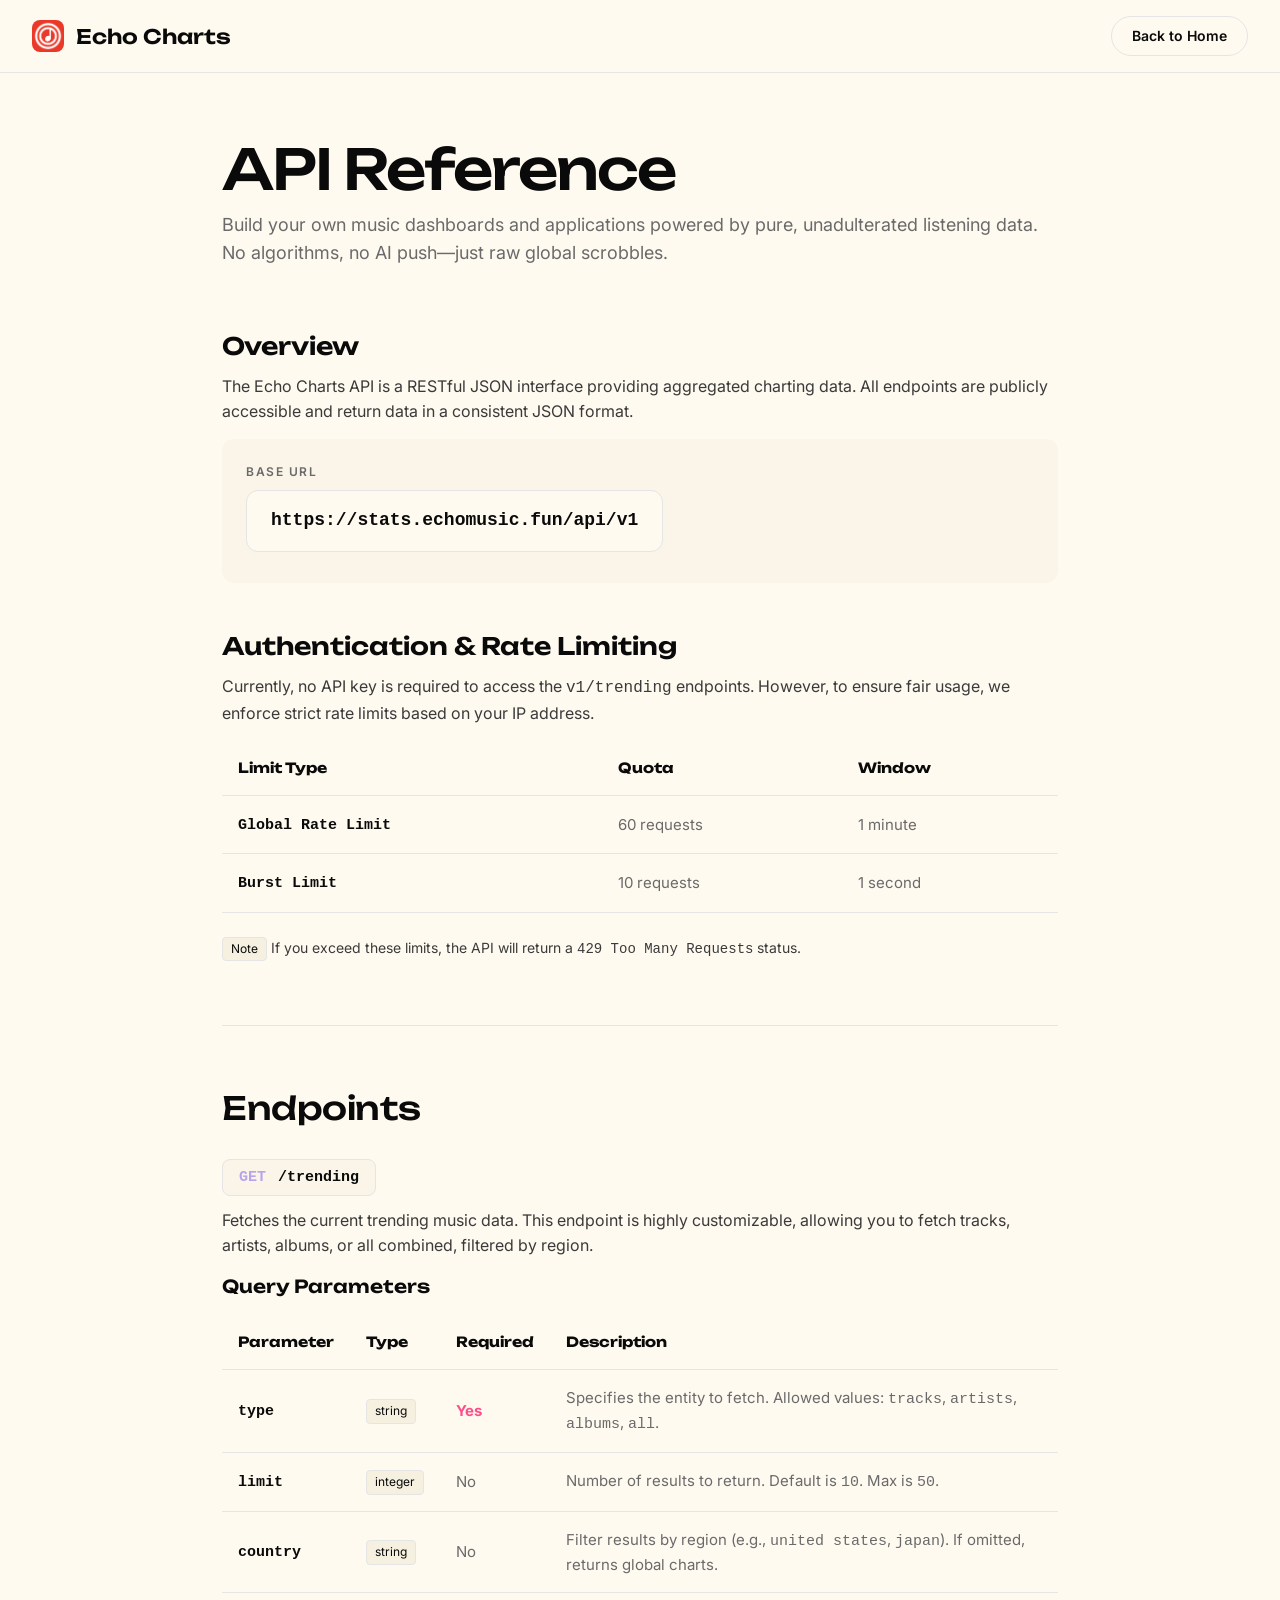
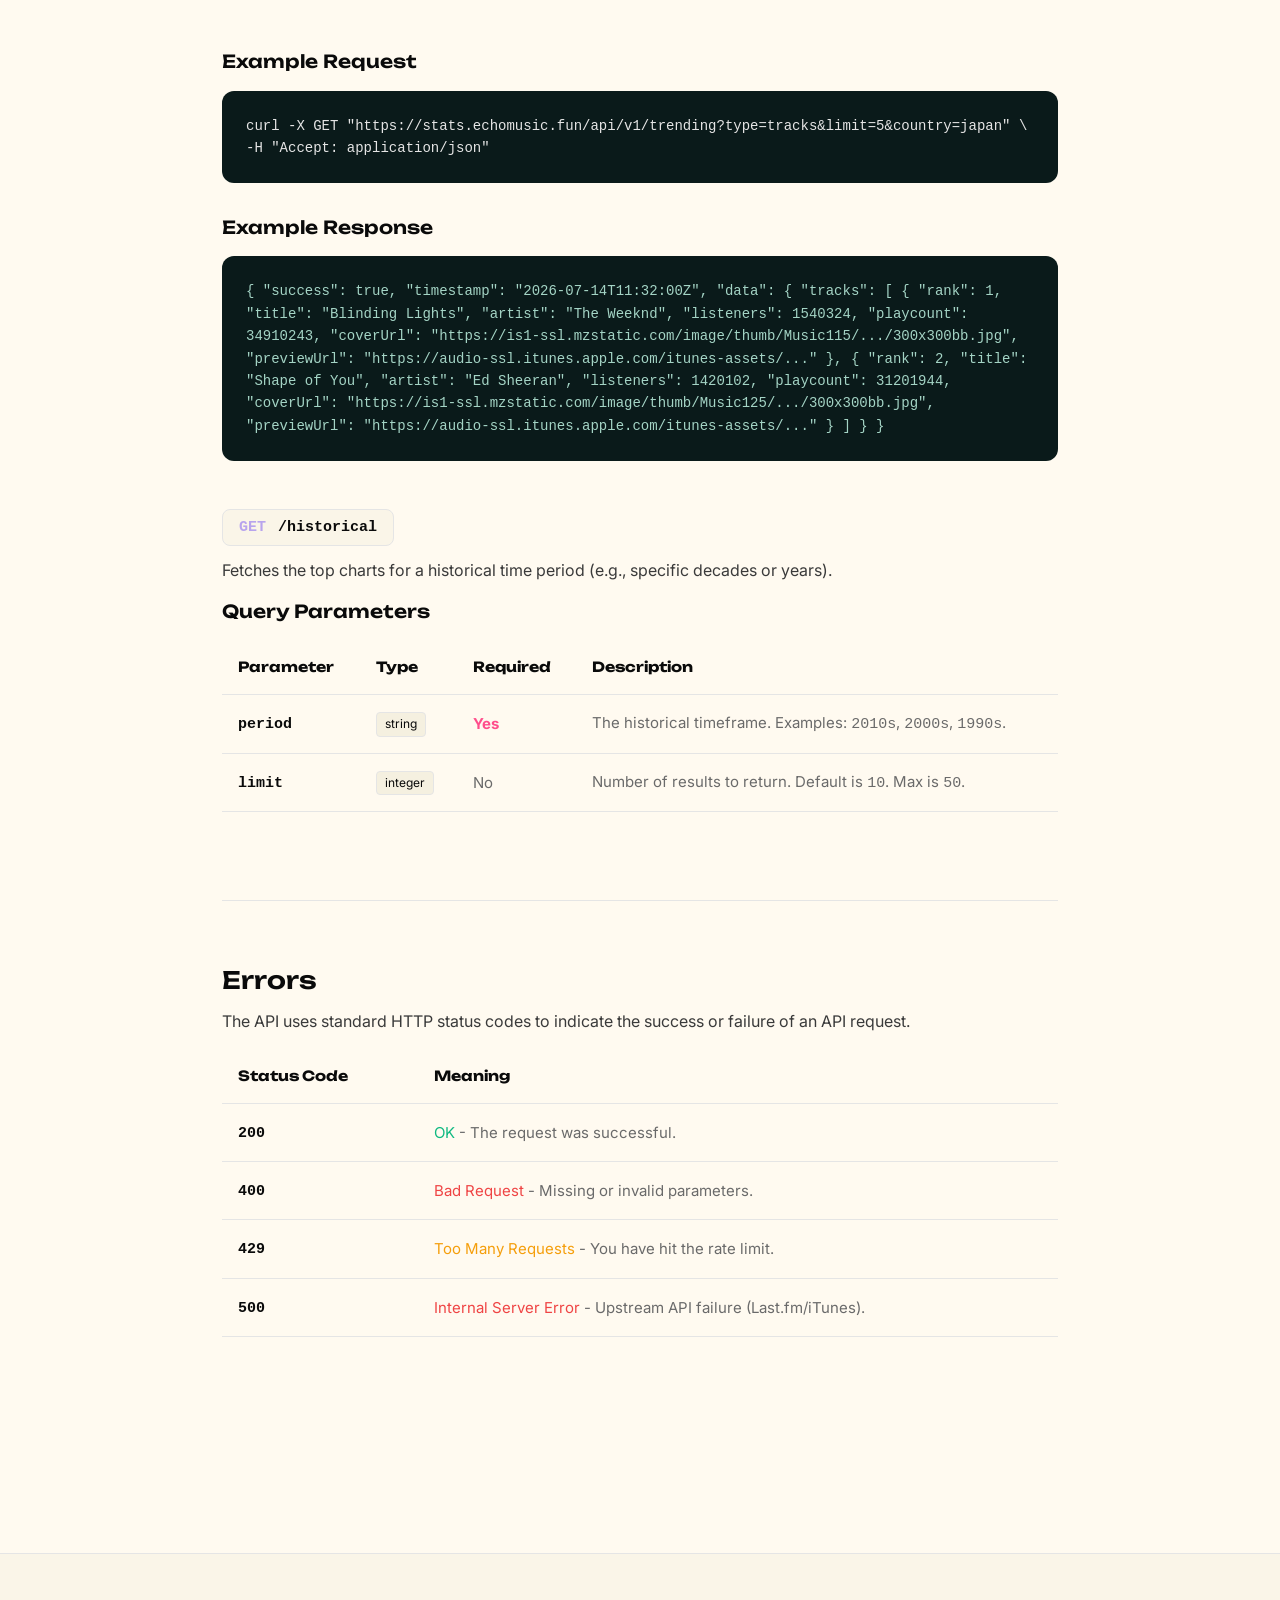
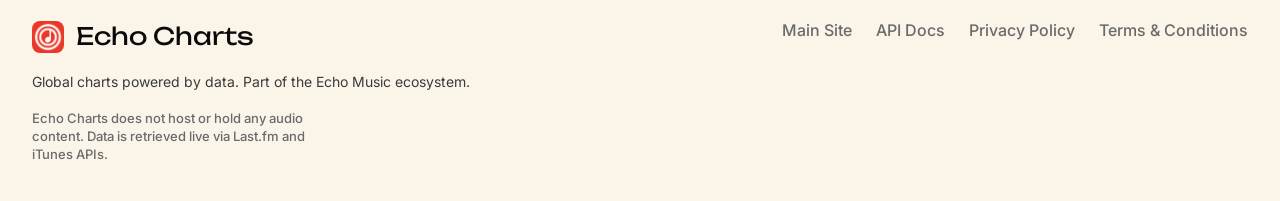
<file: docs.html>
<!DOCTYPE html>
<html lang="en">
<head>
  <meta charset="UTF-8">
  <meta name="viewport" content="width=device-width, initial-scale=1.0">
  <meta name="description" content="Echo Charts API Documentation. Learn how to fetch global trending music data, top artists, and historical charts.">
  <meta name="keywords" content="music API, echo charts API, developer docs, last.fm api wrapper, trending music endpoints">
  <meta name="author" content="Echo Music">
  <link rel="canonical" href="https://stats.echomusic.fun/docs.html">
  <meta property="og:type" content="website">
  <meta property="og:url" content="https://stats.echomusic.fun/docs.html">
  <meta property="og:title" content="API Docs - Echo Charts">
  <meta property="og:description" content="Echo Charts API Documentation. Learn how to fetch global trending music data, top artists, and historical charts.">
  <meta property="og:image" content="https://stats.echomusic.fun/assets/graph.png">
  <meta property="twitter:card" content="summary_large_image">
  <meta property="twitter:url" content="https://stats.echomusic.fun/docs.html">
  <meta property="twitter:title" content="API Docs - Echo Charts">
  <meta property="twitter:description" content="Echo Charts API Documentation. Learn how to fetch global trending music data, top artists, and historical charts.">
  <meta property="twitter:image" content="https://stats.echomusic.fun/assets/graph.png">
  <title>API Docs - Echo Charts</title>
  <link rel="preconnect" href="https://fonts.googleapis.com">
  <link rel="preconnect" href="https://fonts.gstatic.com" crossorigin>
  <link href="https://fonts.googleapis.com/css2?family=Inter:wght@400;500;600&family=Unbounded:wght@400;500;700&display=swap" rel="stylesheet">
  <link rel="icon" href="./assets/icon.png">
  <link rel="stylesheet" href="style.css">
  <style>
    .docs-container {
      padding-top: 140px;
      padding-bottom: 80px;
      max-width: 900px;
    }
    .docs-section {
      margin-bottom: var(--space-xxl);
    }
    .code-block {
      background: var(--surface-dark);
      color: #e5e5e5;
      padding: var(--space-lg);
      border-radius: var(--radius-md);
      font-family: monospace;
      font-size: 14px;
      overflow-x: auto;
      margin: var(--space-md) 0;
      line-height: 1.6;
    }
    .endpoint-badge {
      display: inline-block;
      background: var(--surface-soft);
      border: 1px solid var(--hairline);
      padding: 6px 16px;
      border-radius: var(--radius-sm);
      font-weight: 600;
      font-family: monospace;
      font-size: 15px;
      color: var(--ink);
      margin-bottom: var(--space-sm);
    }
    .method-get {
      color: var(--accent-violet);
      font-weight: bold;
      margin-right: 12px;
    }
    table {
      width: 100%;
      border-collapse: collapse;
      margin-top: var(--space-md);
      margin-bottom: var(--space-lg);
      background: var(--canvas);
    }
    th, td {
      padding: 16px;
      text-align: left;
      border-bottom: 1px solid var(--hairline);
    }
    th {
      font-family: 'Unbounded', sans-serif;
      font-size: 14px;
      color: var(--ink);
    }
    td {
      font-size: 15px;
      color: var(--muted);
    }
    td strong {
      color: var(--ink);
      font-family: monospace;
    }
    .pill {
      display: inline-block;
      background: var(--surface-card);
      padding: 2px 8px;
      border-radius: 4px;
      font-size: 12px;
      color: var(--ink);
      border: 1px solid var(--hairline);
    }
  </style>

<!-- Google tag (gtag.js) -->
<script async src="https://www.googletagmanager.com/gtag/js?id=G-12BVLXMW2K"></script>
<script>
  window.dataLayer = window.dataLayer || [];
  function gtag(){dataLayer.push(arguments);}
  gtag('js', new Date());

  gtag('config', 'G-12BVLXMW2K');
</script>
</head>
<body>
  <nav id="navbar" class="visible" style="transform: translateY(0); border-bottom: 1px solid var(--hairline);">
    <div class="container nav-inner">
      <a href="index.html" class="nav-logo display-font">
        <img src="./assets/icon.png" alt="Echo Charts" style="width: 32px; height: 32px; border-radius: 8px;">
        Echo Charts
      </a>
      <div class="nav-links">
        <a href="index.html" class="btn btn-secondary ripple" style="height: 40px; padding: 0 20px;">Back to Home</a>
      </div>
    </div>
  </nav>
  <main class="container docs-container reveal active">
    <div style="margin-bottom: 64px;">
      <h1 class="display-lg" style="margin-bottom: var(--space-sm);">API Reference</h1>
      <p class="body-md" style="color: var(--muted); font-size: 18px;">Build your own music dashboards and applications powered by pure, unadulterated listening data. No algorithms, no AI push—just raw global scrobbles.</p>
    </div>
    <section class="docs-section">
      <h2 class="title-lg" style="margin-bottom: var(--space-sm);">Overview</h2>
      <p class="body-md">The Echo Charts API is a RESTful JSON interface providing aggregated charting data. All endpoints are publicly accessible and return data in a consistent JSON format.</p>
      <div style="background: var(--surface-soft); padding: var(--space-lg); border-radius: var(--radius-md); margin-top: var(--space-md);">
        <p class="caption-uppercase" style="color: var(--muted); margin-bottom: 8px;">Base URL</p>
        <div style="background-color: var(--canvas); border: 1px solid var(--hairline); padding: 16px 24px; border-radius: var(--radius-md); display: inline-block; max-width: 100%; overflow-x: auto; white-space: nowrap;">
          <code style="font-size: 18px; font-weight: 600; color: var(--ink);">https://stats.echomusic.fun/api/v1</code>
        </div>
      </div>
    </section>
    <section class="docs-section">
      <h2 class="title-lg" style="margin-bottom: var(--space-sm);">Authentication & Rate Limiting</h2>
      <p class="body-md">Currently, no API key is required to access the <code>v1/trending</code> endpoints. However, to ensure fair usage, we enforce strict rate limits based on your IP address.</p>
      <div class="table-responsive">
        <table>
          <thead>
            <tr>
              <th>Limit Type</th>
              <th>Quota</th>
              <th>Window</th>
            </tr>
          </thead>
          <tbody>
            <tr>
              <td><strong>Global Rate Limit</strong></td>
              <td>60 requests</td>
              <td>1 minute</td>
            </tr>
            <tr>
              <td><strong>Burst Limit</strong></td>
              <td>10 requests</td>
              <td>1 second</td>
            </tr>
          </tbody>
        </table>
      </div>
      <p class="body-md" style="font-size: 14px;"><span class="pill">Note</span> If you exceed these limits, the API will return a <code>429 Too Many Requests</code> status.</p>
    </section>
    <hr style="border: 0; border-top: 1px solid var(--hairline); margin: 64px 0;">
    <section class="docs-section">
      <h2 class="display-sm" style="margin-bottom: var(--space-xl);">Endpoints</h2>
      <div style="margin-bottom: var(--space-xxl);">
        <div class="endpoint-badge"><span class="method-get">GET</span>/trending</div>
        <p class="body-md" style="margin-bottom: var(--space-md);">Fetches the current trending music data. This endpoint is highly customizable, allowing you to fetch tracks, artists, albums, or all combined, filtered by region.</p>
        <h3 class="title-md">Query Parameters</h3>
        <div class="table-responsive">
          <table>
            <thead>
              <tr>
                <th>Parameter</th>
                <th>Type</th>
                <th>Required</th>
                <th>Description</th>
              </tr>
            </thead>
            <tbody>
              <tr>
                <td><strong>type</strong></td>
                <td><span class="pill">string</span></td>
                <td><span style="color: var(--accent-pink); font-weight: bold;">Yes</span></td>
                <td>Specifies the entity to fetch. Allowed values: <code>tracks</code>, <code>artists</code>, <code>albums</code>, <code>all</code>.</td>
              </tr>
              <tr>
                <td><strong>limit</strong></td>
                <td><span class="pill">integer</span></td>
                <td>No</td>
                <td>Number of results to return. Default is <code>10</code>. Max is <code>50</code>.</td>
              </tr>
              <tr>
                <td><strong>country</strong></td>
                <td><span class="pill">string</span></td>
                <td>No</td>
                <td>Filter results by region (e.g., <code>united states</code>, <code>japan</code>). If omitted, returns global charts.</td>
              </tr>
            </tbody>
          </table>
        </div>
        <h3 class="title-md" style="margin-top: var(--space-xl);">Example Request</h3>
        <div class="code-block">
curl -X GET "https://stats.echomusic.fun/api/v1/trending?type=tracks&limit=5&country=japan" \
  -H "Accept: application/json"
        </div>
        <h3 class="title-md" style="margin-top: var(--space-xl);">Example Response</h3>
        <div class="code-block" style="color: #a4d4c5;">
{
  "success": true,
  "timestamp": "2026-07-14T11:32:00Z",
  "data": {
    "tracks": [
      {
        "rank": 1,
        "title": "Blinding Lights",
        "artist": "The Weeknd",
        "listeners": 1540324,
        "playcount": 34910243,
        "coverUrl": "https://is1-ssl.mzstatic.com/image/thumb/Music115/.../300x300bb.jpg",
        "previewUrl": "https://audio-ssl.itunes.apple.com/itunes-assets/..."
      },
      {
        "rank": 2,
        "title": "Shape of You",
        "artist": "Ed Sheeran",
        "listeners": 1420102,
        "playcount": 31201944,
        "coverUrl": "https://is1-ssl.mzstatic.com/image/thumb/Music125/.../300x300bb.jpg",
        "previewUrl": "https://audio-ssl.itunes.apple.com/itunes-assets/..."
      }
    ]
  }
}
        </div>
      </div>
      <div style="margin-bottom: var(--space-xxl);">
        <div class="endpoint-badge"><span class="method-get">GET</span>/historical</div>
        <p class="body-md" style="margin-bottom: var(--space-md);">Fetches the top charts for a historical time period (e.g., specific decades or years).</p>
        <h3 class="title-md">Query Parameters</h3>
        <div class="table-responsive">
          <table>
            <thead>
              <tr>
                <th>Parameter</th>
                <th>Type</th>
                <th>Required</th>
                <th>Description</th>
              </tr>
            </thead>
            <tbody>
              <tr>
                <td><strong>period</strong></td>
                <td><span class="pill">string</span></td>
                <td><span style="color: var(--accent-pink); font-weight: bold;">Yes</span></td>
                <td>The historical timeframe. Examples: <code>2010s</code>, <code>2000s</code>, <code>1990s</code>.</td>
              </tr>
              <tr>
                <td><strong>limit</strong></td>
                <td><span class="pill">integer</span></td>
                <td>No</td>
                <td>Number of results to return. Default is <code>10</code>. Max is <code>50</code>.</td>
              </tr>
            </tbody>
          </table>
        </div>
      </div>
    </section>
    <hr style="border: 0; border-top: 1px solid var(--hairline); margin: 64px 0;">
    <section class="docs-section">
      <h2 class="title-lg" style="margin-bottom: var(--space-sm);">Errors</h2>
      <p class="body-md">The API uses standard HTTP status codes to indicate the success or failure of an API request.</p>
      <div class="table-responsive">
        <table>
          <thead>
            <tr>
              <th>Status Code</th>
              <th>Meaning</th>
            </tr>
          </thead>
          <tbody>
            <tr>
              <td><strong>200</strong></td>
              <td><span style="color: #10b981;">OK</span> - The request was successful.</td>
            </tr>
            <tr>
              <td><strong>400</strong></td>
              <td><span style="color: #ef4444;">Bad Request</span> - Missing or invalid parameters.</td>
            </tr>
            <tr>
              <td><strong>429</strong></td>
              <td><span style="color: #f59e0b;">Too Many Requests</span> - You have hit the rate limit.</td>
            </tr>
            <tr>
              <td><strong>500</strong></td>
              <td><span style="color: #ef4444;">Internal Server Error</span> - Upstream API failure (Last.fm/iTunes).</td>
            </tr>
          </tbody>
        </table>
      </div>
    </section>
  </main>
  <footer>
    <div class="container">
      <div class="footer-grid">
        <div class="footer-col-left">
          <div class="footer-logo display-font">
             <img src="./assets/icon.png" alt="">
             Echo Charts
          </div>
          <div class="footer-tagline body-sm">Global charts powered by data. Part of the Echo Music ecosystem.</div>
          <div class="footer-disclaimer caption" style="margin-top: 16px; color: var(--muted); max-width: 280px; line-height: 1.4;">
            Echo Charts does not host or hold any audio content. Data is retrieved live via Last.fm and iTunes APIs.
          </div>
        </div>
        <div class="footer-col-right">
          <div class="footer-nav nav-link" style="display: flex; gap: 24px; flex-wrap: wrap; justify-content: flex-end;">
            <a href="https://echomusic.fun" class="footer-link">Main Site</a>
            <a href="docs.html" class="footer-link">API Docs</a>
            <a href="privacy.html" class="footer-link">Privacy Policy</a>
            <a href="terms.html" class="footer-link">Terms & Conditions</a>
          </div>
        </div>
      </div>
    </div>
  </footer>
  <script>
    // Scroll Navbar
    window.addEventListener('scroll', () => {
      const navbar = document.getElementById('navbar');
      if (window.scrollY > 50) {
        navbar.style.background = 'rgba(255, 250, 240, 0.9)';
      } else {
        navbar.style.background = 'var(--canvas)';
      }
    }, {passive: true});
  </script>
</body>
</html>
</file>
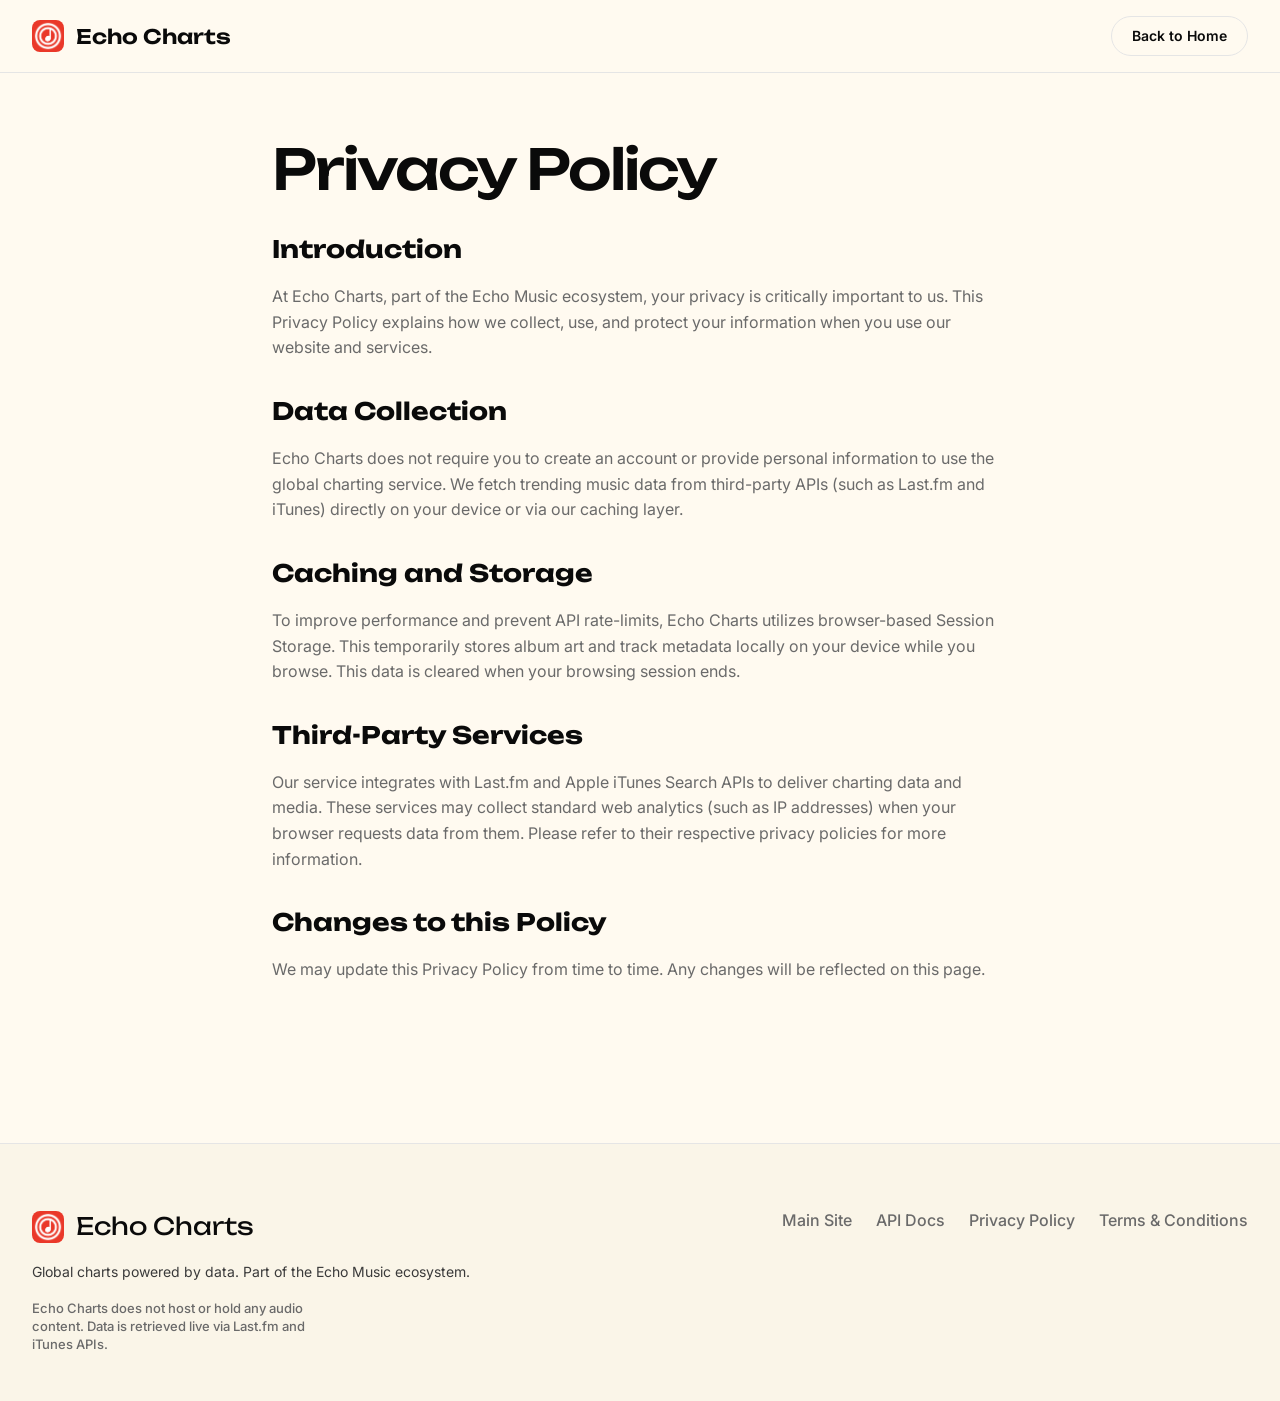
<file: privacy.html>
<!DOCTYPE html>
<html lang="en">
<head>
  <meta charset="UTF-8">
  <meta name="viewport" content="width=device-width, initial-scale=1.0">
  <meta name="description" content="Privacy Policy for Echo Charts. Learn how we handle your data, third-party APIs, and caching.">
  <meta name="author" content="Echo Music">
  <link rel="canonical" href="https://stats.echomusic.fun/privacy.html">
  <meta property="og:type" content="website">
  <meta property="og:url" content="https://stats.echomusic.fun/privacy.html">
  <meta property="og:title" content="Privacy Policy - Echo Charts">
  <meta property="og:description" content="Privacy Policy for Echo Charts. Learn how we handle your data, third-party APIs, and caching.">
  <meta property="og:image" content="https://stats.echomusic.fun/assets/graph.png">
  <meta property="twitter:card" content="summary_large_image">
  <meta property="twitter:url" content="https://stats.echomusic.fun/privacy.html">
  <meta property="twitter:title" content="Privacy Policy - Echo Charts">
  <meta property="twitter:description" content="Privacy Policy for Echo Charts. Learn how we handle your data, third-party APIs, and caching.">
  <meta property="twitter:image" content="https://stats.echomusic.fun/assets/graph.png">
  <title>Privacy Policy - Echo Charts</title>
  <link rel="preconnect" href="https://fonts.googleapis.com">
  <link rel="preconnect" href="https://fonts.gstatic.com" crossorigin>
  <link href="https://fonts.googleapis.com/css2?family=Inter:wght@400;500;600&family=Unbounded:wght@400;500;700&display=swap" rel="stylesheet">
  <link rel="icon" href="./assets/icon.png">
  <link rel="stylesheet" href="style.css">
  <style>
    .docs-container {
      padding-top: 140px;
      padding-bottom: 80px;
      max-width: 800px;
    }
    p { margin-bottom: 16px; color: var(--muted); line-height: 1.6; }
    h2 { margin-top: 32px; margin-bottom: 16px; color: var(--ink); }
  </style>

<!-- Google tag (gtag.js) -->
<script async src="https://www.googletagmanager.com/gtag/js?id=G-12BVLXMW2K"></script>
<script>
  window.dataLayer = window.dataLayer || [];
  function gtag(){dataLayer.push(arguments);}
  gtag('js', new Date());

  gtag('config', 'G-12BVLXMW2K');
</script>
</head>
<body>
  <nav id="navbar" class="visible" style="transform: translateY(0); border-bottom: 1px solid var(--hairline);">
    <div class="container nav-inner">
      <a href="index.html" class="nav-logo display-font">
        <img src="./assets/icon.png" alt="Echo Charts" style="width: 32px; height: 32px; border-radius: 8px;">
        Echo Charts
      </a>
      <div class="nav-links">
        <a href="index.html" class="btn btn-secondary ripple" style="height: 40px; padding: 0 20px;">Back to Home</a>
      </div>
    </div>
  </nav>
  <main class="container docs-container reveal active">
    <h1 class="display-lg" style="margin-bottom: var(--space-lg);">Privacy Policy</h1>
    <h2>Introduction</h2>
    <p>At Echo Charts, part of the Echo Music ecosystem, your privacy is critically important to us. This Privacy Policy explains how we collect, use, and protect your information when you use our website and services.</p>
    <h2>Data Collection</h2>
    <p>Echo Charts does not require you to create an account or provide personal information to use the global charting service. We fetch trending music data from third-party APIs (such as Last.fm and iTunes) directly on your device or via our caching layer.</p>
    <h2>Caching and Storage</h2>
    <p>To improve performance and prevent API rate-limits, Echo Charts utilizes browser-based Session Storage. This temporarily stores album art and track metadata locally on your device while you browse. This data is cleared when your browsing session ends.</p>
    <h2>Third-Party Services</h2>
    <p>Our service integrates with Last.fm and Apple iTunes Search APIs to deliver charting data and media. These services may collect standard web analytics (such as IP addresses) when your browser requests data from them. Please refer to their respective privacy policies for more information.</p>
    <h2>Changes to this Policy</h2>
    <p>We may update this Privacy Policy from time to time. Any changes will be reflected on this page.</p>
  </main>
  <footer>
    <div class="container">
      <div class="footer-grid">
        <div class="footer-col-left">
          <div class="footer-logo display-font">
             <img src="./assets/icon.png" alt="">
             Echo Charts
          </div>
          <div class="footer-tagline body-sm">Global charts powered by data. Part of the Echo Music ecosystem.</div>
          <div class="footer-disclaimer caption" style="margin-top: 16px; color: var(--muted); max-width: 280px; line-height: 1.4;">
            Echo Charts does not host or hold any audio content. Data is retrieved live via Last.fm and iTunes APIs.
          </div>
        </div>
        <div class="footer-col-right">
          <div class="footer-nav nav-link" style="display: flex; gap: 24px; flex-wrap: wrap; justify-content: flex-end;">
            <a href="https://echomusic.fun" class="footer-link">Main Site</a>
            <a href="docs.html" class="footer-link">API Docs</a>
            <a href="privacy.html" class="footer-link">Privacy Policy</a>
            <a href="terms.html" class="footer-link">Terms & Conditions</a>
          </div>
        </div>
      </div>
    </div>
  </footer>
</body>
</html>
</file>
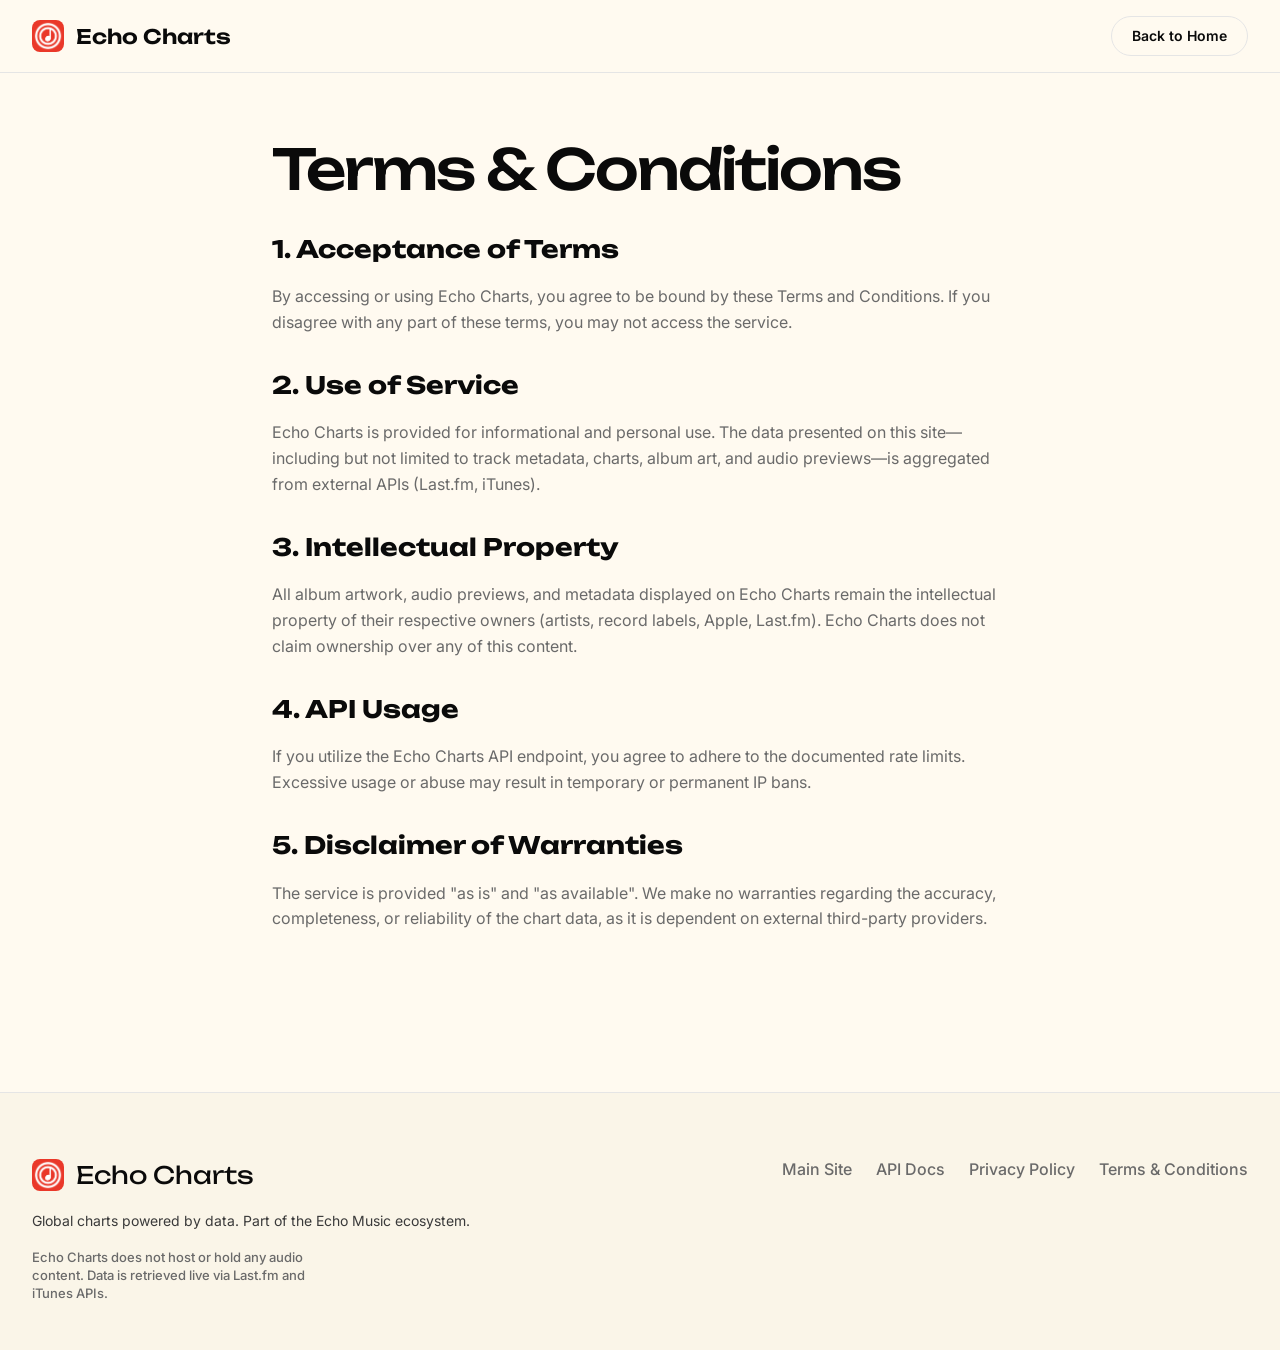
<file: terms.html>
<!DOCTYPE html>
<html lang="en">
<head>
  <meta charset="UTF-8">
  <meta name="viewport" content="width=device-width, initial-scale=1.0">
  <meta name="description" content="Terms & Conditions for Echo Charts. Guidelines for API usage and data disclaimers.">
  <meta name="author" content="Echo Music">
  <link rel="canonical" href="https://stats.echomusic.fun/terms.html">
  <meta property="og:type" content="website">
  <meta property="og:url" content="https://stats.echomusic.fun/terms.html">
  <meta property="og:title" content="Terms & Conditions - Echo Charts">
  <meta property="og:description" content="Terms & Conditions for Echo Charts. Guidelines for API usage and data disclaimers.">
  <meta property="og:image" content="https://stats.echomusic.fun/assets/graph.png">
  <meta property="twitter:card" content="summary_large_image">
  <meta property="twitter:url" content="https://stats.echomusic.fun/terms.html">
  <meta property="twitter:title" content="Terms & Conditions - Echo Charts">
  <meta property="twitter:description" content="Terms & Conditions for Echo Charts. Guidelines for API usage and data disclaimers.">
  <meta property="twitter:image" content="https://stats.echomusic.fun/assets/graph.png">
  <title>Terms & Conditions - Echo Charts</title>
  <link rel="preconnect" href="https://fonts.googleapis.com">
  <link rel="preconnect" href="https://fonts.gstatic.com" crossorigin>
  <link href="https://fonts.googleapis.com/css2?family=Inter:wght@400;500;600&family=Unbounded:wght@400;500;700&display=swap" rel="stylesheet">
  <link rel="icon" href="./assets/icon.png">
  <link rel="stylesheet" href="style.css">
  <style>
    .docs-container {
      padding-top: 140px;
      padding-bottom: 80px;
      max-width: 800px;
    }
    p { margin-bottom: 16px; color: var(--muted); line-height: 1.6; }
    h2 { margin-top: 32px; margin-bottom: 16px; color: var(--ink); }
  </style>

<!-- Google tag (gtag.js) -->
<script async src="https://www.googletagmanager.com/gtag/js?id=G-12BVLXMW2K"></script>
<script>
  window.dataLayer = window.dataLayer || [];
  function gtag(){dataLayer.push(arguments);}
  gtag('js', new Date());

  gtag('config', 'G-12BVLXMW2K');
</script>
</head>
<body>
  <nav id="navbar" class="visible" style="transform: translateY(0); border-bottom: 1px solid var(--hairline);">
    <div class="container nav-inner">
      <a href="index.html" class="nav-logo display-font">
        <img src="./assets/icon.png" alt="Echo Charts" style="width: 32px; height: 32px; border-radius: 8px;">
        Echo Charts
      </a>
      <div class="nav-links">
        <a href="index.html" class="btn btn-secondary ripple" style="height: 40px; padding: 0 20px;">Back to Home</a>
      </div>
    </div>
  </nav>
  <main class="container docs-container reveal active">
    <h1 class="display-lg" style="margin-bottom: var(--space-lg);">Terms & Conditions</h1>
    <h2>1. Acceptance of Terms</h2>
    <p>By accessing or using Echo Charts, you agree to be bound by these Terms and Conditions. If you disagree with any part of these terms, you may not access the service.</p>
    <h2>2. Use of Service</h2>
    <p>Echo Charts is provided for informational and personal use. The data presented on this site—including but not limited to track metadata, charts, album art, and audio previews—is aggregated from external APIs (Last.fm, iTunes).</p>
    <h2>3. Intellectual Property</h2>
    <p>All album artwork, audio previews, and metadata displayed on Echo Charts remain the intellectual property of their respective owners (artists, record labels, Apple, Last.fm). Echo Charts does not claim ownership over any of this content.</p>
    <h2>4. API Usage</h2>
    <p>If you utilize the Echo Charts API endpoint, you agree to adhere to the documented rate limits. Excessive usage or abuse may result in temporary or permanent IP bans.</p>
    <h2>5. Disclaimer of Warranties</h2>
    <p>The service is provided "as is" and "as available". We make no warranties regarding the accuracy, completeness, or reliability of the chart data, as it is dependent on external third-party providers.</p>
  </main>
  <footer>
    <div class="container">
      <div class="footer-grid">
        <div class="footer-col-left">
          <div class="footer-logo display-font">
             <img src="./assets/icon.png" alt="">
             Echo Charts
          </div>
          <div class="footer-tagline body-sm">Global charts powered by data. Part of the Echo Music ecosystem.</div>
          <div class="footer-disclaimer caption" style="margin-top: 16px; color: var(--muted); max-width: 280px; line-height: 1.4;">
            Echo Charts does not host or hold any audio content. Data is retrieved live via Last.fm and iTunes APIs.
          </div>
        </div>
        <div class="footer-col-right">
          <div class="footer-nav nav-link" style="display: flex; gap: 24px; flex-wrap: wrap; justify-content: flex-end;">
            <a href="https://echomusic.fun" class="footer-link">Main Site</a>
            <a href="docs.html" class="footer-link">API Docs</a>
            <a href="privacy.html" class="footer-link">Privacy Policy</a>
            <a href="terms.html" class="footer-link">Terms & Conditions</a>
          </div>
        </div>
      </div>
    </div>
  </footer>
</body>
</html>
</file>
<file: style.css>
:root {
  --canvas: #fffaf0;
  --surface-soft: #faf5e8;
  --surface-card: #f5f0e0;
  --surface-dark: #0a1a1a;
  --ink: #0a0a0a;
  --body: #3a3a3a;
  --muted: #6a6a6a;
  --hairline: #e5e5e5;
  --accent-violet: #b8a4ed;
  --accent-pink: #ff4d8b;
  --accent-sky: #a7c7e7;
  --accent-peach: #ffb084;
  --accent-ochre: #e8b94a;
  --accent-mint: #a4d4c5;
  --space-xxs: 4px;
  --space-xs: 8px;
  --space-sm: 12px;
  --space-md: 16px;
  --space-lg: 24px;
  --space-xl: 32px;
  --space-xxl: 48px;
  --space-section: 96px;
  --radius-xs: 6px;
  --radius-sm: 8px;
  --radius-md: 12px;
  --radius-lg: 16px;
  --radius-xl: 24px;
  --radius-pill: 9999px;
}
* {
  box-sizing: border-box;
  margin: 0;
  padding: 0;
}
body {
  background-color: var(--canvas);
  color: var(--body);
  font-family: 'Inter', sans-serif;
  -webkit-font-smoothing: antialiased;
  line-height: 1.55;
  overflow-x: hidden;
}
h1, h2, h3, .display-font {
  font-family: 'Unbounded', sans-serif;
  color: var(--ink);
}
.display-xl { font-size: 72px; font-weight: 500; letter-spacing: -2.5px; line-height: 1.0; }
.display-lg { font-size: 56px; font-weight: 500; letter-spacing: -2px; line-height: 1.05; }
.display-md { font-size: 40px; font-weight: 500; letter-spacing: -1px; line-height: 1.1; }
.display-sm { font-size: 32px; font-weight: 500; letter-spacing: -0.5px; line-height: 1.15; }
.title-lg { font-size: 24px; font-weight: 600; line-height: 1.3; }
.title-md { font-size: 18px; font-weight: 600; line-height: 1.4; }
.title-sm { font-size: 16px; font-weight: 600; line-height: 1.4; color: var(--ink); }
.body-md { font-size: 16px; font-weight: 400; line-height: 1.55; }
.body-sm { font-size: 14px; font-weight: 400; line-height: 1.55; }
.caption { font-size: 13px; font-weight: 500; line-height: 1.4; }
.caption-uppercase { font-size: 12px; font-weight: 600; letter-spacing: 1.5px; text-transform: uppercase; }
a {
  text-decoration: none;
  color: inherit;
}
.container {
  max-width: 1280px;
  margin: 0 auto;
  padding: 0 var(--space-xl);
}
.ripple {
  position: relative;
  overflow: hidden;
}
.ripple-span {
  position: absolute;
  border-radius: 50%;
  transform: scale(0);
  animation: ripple 0.6s linear;
  background-color: rgba(255, 255, 255, 0.3);
  pointer-events: none;
}
.btn-secondary .ripple-span {
  background-color: rgba(0, 0, 0, 0.1);
}
@keyframes ripple {
  to {
    transform: scale(4);
    opacity: 0;
  }
}
.btn {
  display: inline-flex;
  align-items: center;
  justify-content: center;
  font-size: 14px;
  font-weight: 600;
  line-height: 1.0;
  border-radius: var(--radius-pill);
  height: 48px;
  padding: 0 28px;
  cursor: pointer;
  transition: transform 0.2s cubic-bezier(0.4, 0, 0.2, 1), box-shadow 0.2s cubic-bezier(0.4, 0, 0.2, 1), background-color 0.2s ease;
  text-decoration: none;
  user-select: none;
  -webkit-tap-highlight-color: transparent;
}
.btn-primary {
  background-color: var(--surface-dark);
  color: #fff;
  border: none;
}
.btn-secondary {
  background-color: var(--canvas);
  color: var(--ink);
  border: 1px solid var(--hairline);
}
nav {
  position: fixed;
  top: 0;
  left: 0;
  width: 100%;
  background-color: rgba(255, 250, 240, 0.9);
  backdrop-filter: blur(12px);
  -webkit-backdrop-filter: blur(12px);
  z-index: 100;
  transform: translateY(-100%);
  transition: transform 0.3s cubic-bezier(0.4, 0, 0.2, 1), border-bottom 0.3s ease;
  border-bottom: 1px solid transparent;
}
nav.visible {
  transform: translateY(0);
  border-bottom: 1px solid var(--hairline);
}
.nav-inner {
  display: flex;
  justify-content: space-between;
  align-items: center;
  height: 72px;
}
.nav-logo {
  display: flex;
  align-items: center;
  gap: 12px;
  font-size: 20px;
  font-weight: 600;
  color: var(--ink);
}
.hero {
  position: relative;
  padding-top: 120px;
  padding-bottom: 80px;
  text-align: center;
  overflow: hidden;
  z-index: 1;
}
.hero::before {
  content: '';
  position: absolute;
  top: -50%;
  left: -50%;
  width: 200%;
  height: 200%;
  background: radial-gradient(circle at 50% 50%, rgba(184, 164, 237, 0.15) 0%, rgba(255, 77, 139, 0.05) 25%, transparent 50%);
  z-index: -1;
  animation: rotate-gradient 20s linear infinite;
  pointer-events: none;
}
@keyframes rotate-gradient {
  0% { transform: rotate(0deg); }
  100% { transform: rotate(360deg); }
}
@keyframes float {
  0% { transform: translateY(0px); }
  50% { transform: translateY(-10px); }
  100% { transform: translateY(0px); }
}
.hero-logo {
  width: 140px;
  height: 140px;
  margin: 0 auto var(--space-xl);
  border-radius: 28px;
  box-shadow: 0 12px 32px rgba(0,0,0,0.1);
  animation: float 6s ease-in-out infinite;
  display: block;
}
.hero h1 {
  margin-bottom: var(--space-md);
}
.hero-sub {
  color: var(--muted);
  max-width: 520px;
  margin: 0 auto var(--space-xxl);
}
.hero-ctas {
  display: flex;
  gap: var(--space-sm);
  justify-content: center;
  margin-bottom: var(--space-lg);
}
.ticker {
  background-color: var(--surface-soft);
  border-top: 1px solid var(--hairline);
  border-bottom: 1px solid var(--hairline);
  padding: var(--space-lg) 0;
}
.ticker-inner {
  display: flex;
  justify-content: center;
  gap: var(--space-xxl);
  flex-wrap: wrap;
}
.ticker-item {
  color: var(--ink);
}
.screenshots {
  padding: var(--space-section) 0;
  text-align: center;
  overflow: hidden;
}
.screenshots-header {
  margin-bottom: var(--space-xxl);
}
.screenshots-label {
  color: var(--muted);
  margin-bottom: var(--space-sm);
}
.screenshots-title {
  color: var(--ink);
}
.scroll-strip-wrapper {
  display: flex;
  overflow: hidden;
  width: 100vw;
  position: relative;
  left: 50%;
  right: 50%;
  margin-left: -50vw;
  margin-right: -50vw;
  gap: var(--space-xl);
  padding: 24px 0; 
}
.marquee-group {
  display: flex;
  flex-shrink: 0;
  gap: var(--space-xl);
  align-items: center;
  justify-content: space-around;
  min-width: 100%;
  animation: scroll-x 40s linear infinite;
}
.scroll-strip-wrapper:hover .marquee-group {
  animation-play-state: paused;
}
@keyframes scroll-x {
  from { transform: translateX(0); }
  to { transform: translateX(calc(-100% - var(--space-xl))); }
}
.phone-mockup-wrapper {
  flex-shrink: 0;
  display: flex;
  flex-direction: column;
  align-items: center;
  gap: var(--space-sm);
  transition: transform 0.4s cubic-bezier(0.175, 0.885, 0.32, 1.275);
  cursor: pointer;
}
.phone-mockup-wrapper:nth-child(even) {
  transform: rotate(2deg);
}
.phone-mockup-wrapper:nth-child(odd) {
  transform: rotate(-2deg);
}
.phone-mockup {
  width: 200px;
  height: 200px;
  object-fit: cover;
  border-radius: 24px;
  background-color: var(--canvas);
  box-shadow: 0 16px 32px rgba(0,0,0,0.1);
  display: block;
}
.features {
  background-color: var(--surface-card); 
  padding: 80px 64px;
  border-radius: 40px;
  margin-top: 80px;
  margin-bottom: 80px;
  text-align: center;
}
.features-header {
  margin-bottom: var(--space-xxl);
}
.features-grid {
  display: grid;
  grid-template-columns: repeat(3, 1fr);
  gap: var(--space-xl);
  text-align: left;
}
.feature-card {
  border-radius: var(--radius-xl);
  padding: 36px;
  display: flex;
  flex-direction: column;
  gap: var(--space-md);
  opacity: 0;
  transform: translateY(40px) scale(0.95);
  transition: opacity 0.8s cubic-bezier(0.22, 1, 0.36, 1), transform 0.8s cubic-bezier(0.22, 1, 0.36, 1), box-shadow 0.4s ease;
  position: relative;
  overflow: hidden;
}
.col-span-2 { grid-column: span 2; }
.col-span-3 { grid-column: span 3; }
.feature-card.flex-row {
  flex-direction: row;
  align-items: center;
}
.feature-card.flex-row .feature-icon-img {
  margin-bottom: 0;
  flex-shrink: 0;
  width: 80px;
  height: 80px;
}
.feature-card.visible {
  opacity: 1;
  transform: translateY(0) scale(1);
}
.feature-icon-img {
  width: 64px;
  height: 64px;
  border-radius: 12px;
  object-fit: cover;
  margin-bottom: var(--space-xs);
}
.feature-card-1 { background-color: var(--accent-violet); color: var(--ink); }
.feature-card-2 { background-color: var(--accent-pink); color: var(--ink); }
.feature-card-3 { background-color: var(--accent-sky); color: var(--ink); }
.feature-card-4 { background-color: var(--accent-peach); color: var(--ink); }
.feature-card-5 { background-color: var(--accent-ochre); color: var(--ink); }
.feature-card-6 { background-color: var(--accent-mint); color: var(--ink); }
.feature-card-1 .feature-body, .feature-card-2 .feature-body, .feature-card-3 .feature-body, .feature-card-4 .feature-body, .feature-card-5 .feature-body, .feature-card-6 .feature-body {
  color: rgba(10, 10, 10, 0.8);
}
@media (hover: hover) {
  .btn-primary:hover {
    transform: translateY(-2px);
    box-shadow: 4px 4px 0px var(--ink);
  }
  .btn-secondary:hover {
    background-color: var(--surface-soft);
  }
  .phone-mockup-wrapper:hover {
    transform: rotate(0deg) translateY(-12px) scale(1.05);
    z-index: 10;
  }
  .feature-card.visible:hover {
    transform: translateY(-4px) scale(1.02);
    box-shadow: 0 20px 40px rgba(0,0,0,0.08);
    z-index: 1;
  }
}
@media (max-width: 1024px) {
  .features-grid {
    grid-template-columns: repeat(2, 1fr);
  }
  .col-span-3 { grid-column: span 2; }
  .display-xl { font-size: 56px; }
  .display-lg { font-size: 48px; }
  .display-md { font-size: 32px; }
}
@media (max-width: 768px) {
  .container {
    padding: 0 16px;
  }
  .nav-inner {
    height: 60px;
  }
  .nav-links a[href^="#"] {
    display: none; 
  }
  .hero {
    padding-top: 80px;
    padding-bottom: 40px;
  }
  .screenshots {
    padding: 64px 0;
  }
  .screenshots-header, .features-header {
    margin-bottom: 32px;
  }
  .display-xl { font-size: 40px; letter-spacing: -1px; }
  .display-lg { font-size: 32px; letter-spacing: -0.5px; }
  .hero-ctas {
    flex-direction: column;
    align-items: center;
  }
  .btn {
    width: 100%;
    max-width: 280px;
  }
  .phone-mockup {
    width: 160px;
    height: 160px;
  }
  .features {
    padding: 40px 16px;
    border-radius: 24px;
    margin-top: 40px;
    margin-bottom: 40px;
  }
  .features-grid {
    grid-template-columns: 1fr;
    gap: 16px;
  }
  .col-span-2, .col-span-3 {
    grid-column: span 1;
  }
  .feature-card {
    padding: 16px;
    gap: 12px;
  }
  .feature-card .title-md {
    font-size: 16px;
  }
  .feature-card .body-sm {
    font-size: 13px;
    line-height: 1.4;
  }
}
@media (prefers-reduced-motion: reduce) {
  *, *::before, *::after {
    animation-duration: 0.01ms !important;
    animation-iteration-count: 1 !important;
    transition-duration: 0.01ms !important;
    scroll-behavior: auto !important;
  }
  .feature-card {
    opacity: 1 !important;
    transform: none !important;
  }
}
.reveal {
  opacity: 0;
  transform: translateY(30px);
  transition: opacity 0.8s ease-out, transform 0.8s ease-out;
}
.reveal.active {
  opacity: 1;
  transform: translateY(0);
}
.region-selector-wrapper {
  position: absolute;
  right: 0;
  top: 0;
}
.features-header {
  position: relative; 
}
.region-selector {
  appearance: none;
  background-color: var(--canvas);
  border: 1px solid var(--hairline);
  padding: 8px 32px 8px 16px;
  border-radius: var(--radius-pill);
  font-family: 'Inter', sans-serif;
  font-size: 14px;
  font-weight: 600;
  color: var(--ink);
  cursor: pointer;
  outline: none;
  background-image: url("data:image/svg+xml;charset=US-ASCII,%3Csvg%20xmlns%3D%22http%3A%2F%2Fwww.w3.org%2F2000%2Fsvg%22%20width%3D%2216%22%20height%3D%2216%22%20viewBox%3D%220%200%2024%2024%22%20fill%3D%22none%22%20stroke%3D%22%230a0a0a%22%20stroke-width%3D%222%22%20stroke-linecap%3D%22round%22%20stroke-linejoin%3D%22round%22%3E%3Cpolyline%20points%3D%226%209%2012%2015%2018%209%22%3E%3C%2Fpolyline%3E%3C%2Fsvg%3E");
  background-repeat: no-repeat;
  background-position: right 12px center;
  background-size: 16px;
  transition: box-shadow 0.2s ease, border-color 0.2s ease;
}
.region-selector:hover, .region-selector:focus {
  border-color: var(--ink);
  box-shadow: 2px 2px 0px var(--ink);
}
.skeleton {
  background: linear-gradient(90deg, var(--surface-card) 25%, var(--surface-soft) 50%, var(--surface-card) 75%);
  background-size: 400% 100%;
  animation: skeleton-loading 1.5s ease-in-out infinite;
  border-radius: var(--radius-sm);
}
@keyframes skeleton-loading {
  0% { background-position: 200% 0; }
  100% { background-position: -200% 0; }
}
.skeleton-text {
  height: 14px;
  margin-bottom: 8px;
  width: 100%;
}
.skeleton-text.short {
  width: 60%;
}
.feature-card .audio-overlay {
  position: absolute;
  top: 36px;
  left: 36px;
  width: 64px;
  height: 64px;
  background: rgba(10, 10, 10, 0.4);
  backdrop-filter: blur(4px);
  -webkit-backdrop-filter: blur(4px);
  border-radius: 12px;
  display: flex;
  align-items: center;
  justify-content: center;
  opacity: 0;
  transition: opacity 0.3s ease, transform 0.3s ease;
  pointer-events: none; 
}
.feature-card.flex-row .audio-overlay {
  width: 80px;
  height: 80px;
}
.feature-card:hover .audio-overlay {
  opacity: 1;
  transform: scale(1.05);
}
.audio-overlay svg {
  color: white;
  width: 24px;
  height: 24px;
}
.support-fab {
  position: fixed;
  bottom: 32px;
  right: 32px;
  z-index: 1000;
  display: flex;
  flex-direction: column;
  align-items: flex-end;
  gap: 16px;
  text-decoration: none;
  pointer-events: none;
  transition: opacity 0.3s ease;
}
.support-msg-bubble {
  background-color: var(--canvas); 
  color: var(--ink);
  border: 2px solid var(--ink);
  box-shadow: 4px 4px 0px var(--ink);
  padding: 16px 24px;
  border-radius: 20px 20px 0 20px;
  font-size: 15px;
  font-weight: 600;
  max-width: 260px;
  opacity: 0;
  transform: translateY(10px) scale(0.9);
  transition: opacity 0.4s ease, transform 0.4s ease, box-shadow 0.3s ease;
  pointer-events: none;
  line-height: 1.5;
}
.support-msg-bubble.show {
  opacity: 1;
  transform: translateY(0) scale(1);
  pointer-events: auto;
}
.support-msg-bubble:hover {
  transform: translateY(-2px) scale(1) !important;
  box-shadow: 6px 6px 0px var(--ink) !important;
}
.cursor {
  display: inline-block;
  width: 2px;
  background-color: var(--ink);
  margin-left: 2px;
  animation: blink 1s step-end infinite;
}
@keyframes blink { 50% { opacity: 0; } }
.support-btn {
  width: 64px;
  height: 64px;
  border-radius: 50%;
  border: 3px solid var(--ink);
  box-shadow: 4px 4px 0px var(--ink);
  transition: transform 0.2s ease, box-shadow 0.2s ease;
  overflow: hidden;
  background: var(--surface-card);
  display: flex;
  align-items: center;
  justify-content: center;
  pointer-events: auto;
}
.support-btn img {
  width: 100%;
  height: 100%;
  object-fit: cover;
  display: block;
}
@media (hover: hover) {
  .support-fab:hover .support-btn {
    transform: translateY(-4px);
    box-shadow: 6px 6px 0px var(--ink);
  }
}
@media (max-width: 768px) {
  .support-fab {
    bottom: 24px;
    right: 24px;
  }
}
footer {
  background-color: var(--surface-soft);
  border-top: 1px solid var(--hairline);
  padding: 64px 0 48px;
  margin-top: 64px;
}
.footer-grid {
  display: flex;
  justify-content: space-between;
  gap: 48px;
  flex-wrap: wrap;
}
.footer-logo {
  display: flex;
  align-items: center;
  gap: 12px;
  font-size: 24px;
  color: var(--ink);
  margin-bottom: 16px;
}
.footer-logo img {
  width: 32px;
  height: 32px;
  border-radius: 8px;
}
.footer-link {
  color: var(--muted);
  text-decoration: none;
  font-weight: 500;
  transition: color 0.2s ease;
}
.footer-link:hover {
  color: var(--ink);
}
@media (max-width: 768px) {
  .footer-grid {
    flex-direction: column;
    align-items: center;
    text-align: center;
    gap: 32px;
  }
  .footer-logo {
    justify-content: center;
  }
  .footer-disclaimer {
    margin-left: auto;
    margin-right: auto;
  }
  .footer-col-right {
    display: flex;
    flex-direction: column;
    align-items: center;
  }
  .footer-community {
    display: flex;
    flex-direction: column;
    align-items: center;
  }
  .footer-community .title-sm {
    display: none !important;
  }
  .footer-nav {
    justify-content: center !important;
    flex-direction: row !important;
    flex-wrap: wrap !important;
    gap: 16px 24px !important;
  }
  .region-selector-wrapper {
    position: static !important;
    margin-bottom: 24px !important;
    display: flex !important;
    justify-content: center !important;
  }
  .feature-card {
    flex-direction: row !important;
    align-items: center !important;
    padding: 16px !important;
  }
  .feature-card .feature-icon-img,
  .feature-card.flex-row .feature-icon-img {
    width: 64px !important;
    height: 64px !important;
    margin-bottom: 0 !important;
    flex-shrink: 0;
  }
  .feature-card .audio-overlay {
    top: 16px !important;
    left: 16px !important;
    width: 64px !important;
    height: 64px !important;
  }
  .features-grid {
    grid-template-columns: 1fr !important;
    gap: 12px !important;
  }
}
.table-responsive {
  width: 100%;
  overflow-x: auto;
  -webkit-overflow-scrolling: touch;
}
</file>
